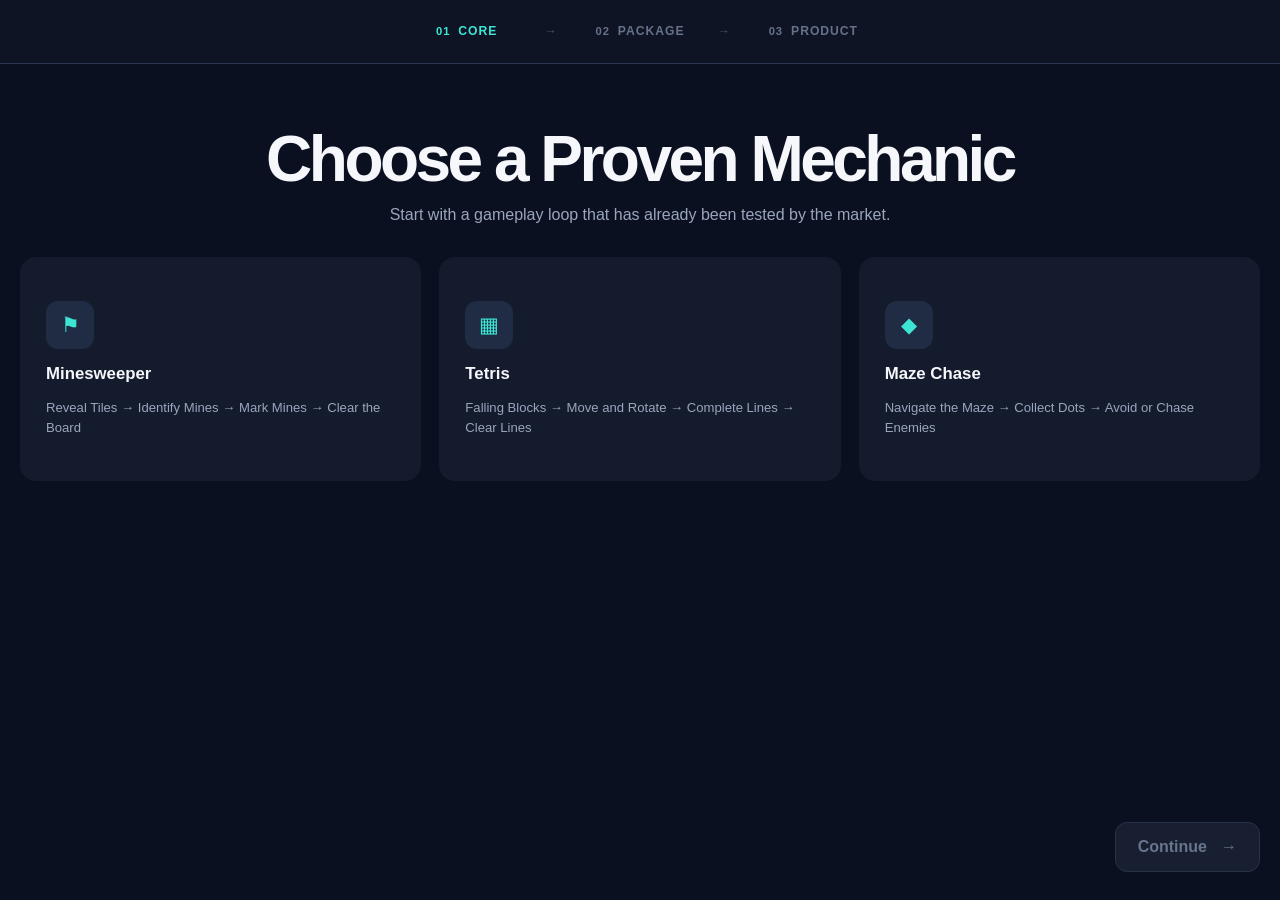
<file: index.html>
<!doctype html>
<html lang="en">
  <head>
    <meta charset="UTF-8" />
    <meta name="viewport" content="width=device-width, initial-scale=1.0" />
    <meta name="description" content="A three-step classroom prototype about formulaic game-event production." />
    <title>Shanzhai Game Factory</title>
    <link rel="icon" type="image/svg+xml" href="data:image/svg+xml,%3Csvg xmlns='http://www.w3.org/2000/svg' viewBox='0 0 64 64'%3E%3Crect width='64' height='64' rx='14' fill='%230b1020'/%3E%3Cpath d='M13 22h22l-8 9h24L30 52l7-14H13z' fill='%233de5d4'/%3E%3C/svg%3E" />
    <link rel="stylesheet" href="style.css?v=20" />
    <link rel="stylesheet" href="scene-ui.css?v=1" />
  </head>
  <body>
    <header class="progress-header" aria-label="Production progress">
      <ol class="progress-track">
        <li data-progress="1"><b>01</b><span>CORE</span></li>
        <li data-progress="2"><b>02</b><span>PACKAGE</span></li>
        <li data-progress="3"><b>03</b><span>PRODUCT</span></li>
      </ol>
    </header>

    <main class="app-shell">
      <section class="wizard-step" id="step-template" data-step="1" aria-labelledby="template-title">
        <header class="step-copy">
          <h1 id="template-title">Choose a Proven Mechanic</h1>
          <p>Start with a gameplay loop that has already been tested by the market.</p>
        </header>

        <div class="choice-grid template-grid" aria-label="Core game mechanic templates">
          <button class="choice-card" type="button" data-mechanic="minesweeper" aria-pressed="false">
            <span class="choice-icon" aria-hidden="true">⚑</span><strong>Minesweeper</strong><small>Reveal Tiles → Identify Mines → Mark Mines → Clear the Board</small><i aria-hidden="true">✓</i>
          </button>
          <button class="choice-card" type="button" data-mechanic="tetris" aria-pressed="false">
            <span class="choice-icon" aria-hidden="true">▦</span><strong>Tetris</strong><small>Falling Blocks → Move and Rotate → Complete Lines → Clear Lines</small><i aria-hidden="true">✓</i>
          </button>
          <button class="choice-card" type="button" data-mechanic="pacman" aria-pressed="false">
            <span class="choice-icon" aria-hidden="true">◆</span><strong>Maze Chase</strong><small>Navigate the Maze → Collect Dots → Avoid or Chase Enemies</small><i aria-hidden="true">✓</i>
          </button>
        </div>

        <p class="template-feedback" id="template-feedback" aria-live="polite" hidden>Core mechanic extracted.<br />No original gameplay required.</p>

        <footer class="wizard-actions single-action">
          <button class="button button-primary" id="continue-button" type="button" disabled>Continue <span aria-hidden="true">→</span></button>
        </footer>
      </section>

      <section class="wizard-step" id="step-assets" data-step="2" aria-labelledby="assets-title" hidden>
        <header class="step-copy">
          <p class="selected-template">Selected Template: <strong id="selected-template-name">—</strong></p>
          <h1 id="assets-title">Apply the Packaging</h1>
          <p>Make the same mechanic look like a different product.</p>
        </header>

        <div class="choice-grid asset-grid" id="asset-grid" aria-label="Packaging modules"></div>

        <p class="formula-preview" id="formula-preview" aria-live="polite">Choose any packaging modules, or play the original core.</p>
        <div class="production-process" id="production-process" aria-live="polite" hidden>
          <span id="production-status">Extracting proven mechanic…</span>
          <div class="production-bar" aria-hidden="true"><i id="production-bar"></i></div>
        </div>

        <footer class="wizard-actions">
          <button class="button button-secondary" id="back-button" type="button"><span aria-hidden="true">←</span> Back</button>
          <button class="button button-primary" id="build-button" type="button" disabled>Build &amp; Run <span aria-hidden="true">→</span></button>
        </footer>
      </section>

      <section class="run-step" id="step-run" data-step="3" aria-labelledby="event-title" hidden>
        <header class="run-toolbar">
          <div class="system-stamp">
            <span>PREFAB EVENT GENERATED</span><strong id="formula-number">FORMULA NO. SZ-042</strong>
            <small><b>Core Mechanic:</b> <span id="core-mechanic-summary">—</span></small>
            <small><b>Packaging:</b> <span id="added-elements-summary">—</span></small>
          </div>
          <div class="run-actions">
            <button class="button button-secondary" id="back-to-builder" type="button"><span aria-hidden="true">←</span> Back to Builder</button>
            <button class="button button-primary" id="reveal-mechanic" type="button">Convert to Event Version</button>
            <span class="skin-action"><button class="button button-secondary" id="another-skin" type="button">Edit Packaging</button><small>Same mechanic. Your choices.</small></span>
            <button class="button button-secondary" id="restart-game" type="button">Restart Game <span aria-hidden="true">↻</span></button>
          </div>
        </header>

        <div class="scene-viewport" tabindex="0" aria-label="Game scene">
        <article class="game-frame event-stage" id="game-frame" data-mechanic="minesweeper" data-layout="fixed" data-mode="core">
          <img class="event-shell-background" id="event-shell-background" alt="" aria-hidden="true" hidden />
          <img class="scene-layer scene-wood" id="scene-wood" alt="" aria-hidden="true" hidden />
          <img class="scene-layer scene-character" id="scene-character" alt="Festival host" hidden />
          <img class="scene-layer scene-rewards" id="scene-rewards" alt="Festival rewards" hidden />
          <section class="scene-story" id="scene-story" aria-label="Event Story" hidden><p id="scene-story-copy"></p></section>
          <header class="event-header">
            <div class="event-mark" id="event-mark" aria-hidden="true">✦</div>
            <h1 id="event-title">Neon Bloom Protocol</h1>
            <p class="event-dialogue" id="event-dialogue"></p>
          </header>

          <div class="game-body">
            <section class="core-game" aria-label="Playable core mechanic"><div class="core-stage" id="game-stage"></div></section>
          </div>
          <div class="mode-conversion" id="mode-conversion" hidden aria-live="polite">
            <strong id="mode-conversion-status">Preserving core mechanic…</strong>
            <div class="mode-conversion-bar" aria-hidden="true"><i id="mode-conversion-bar"></i></div>
          </div>
        </article>
        </div>
        <p class="scene-scroll-hint">Swipe or scroll horizontally to explore the full scene.</p>
        <p class="production-data"><span>Core Mechanic Reused: <b>100%</b></span><span>Visual Packaging Replaced: <b>92%</b></span><span>Original Gameplay Added: <b>3%</b></span><span>Market Readiness: <b>98%</b></span><small>Fictional production data for artistic commentary.</small></p>
      </section>
    </main>

    <output class="toast" id="toast" aria-live="polite"></output>
    <noscript><p class="noscript">This prototype requires JavaScript.</p></noscript>
    <script src="assets/event-ui/event-ui-assets.js?v=6"></script>
    <script src="scene-ui.js?v=1"></script>
    <script src="script.js?v=19"></script>
  </body>
</html>
</file>
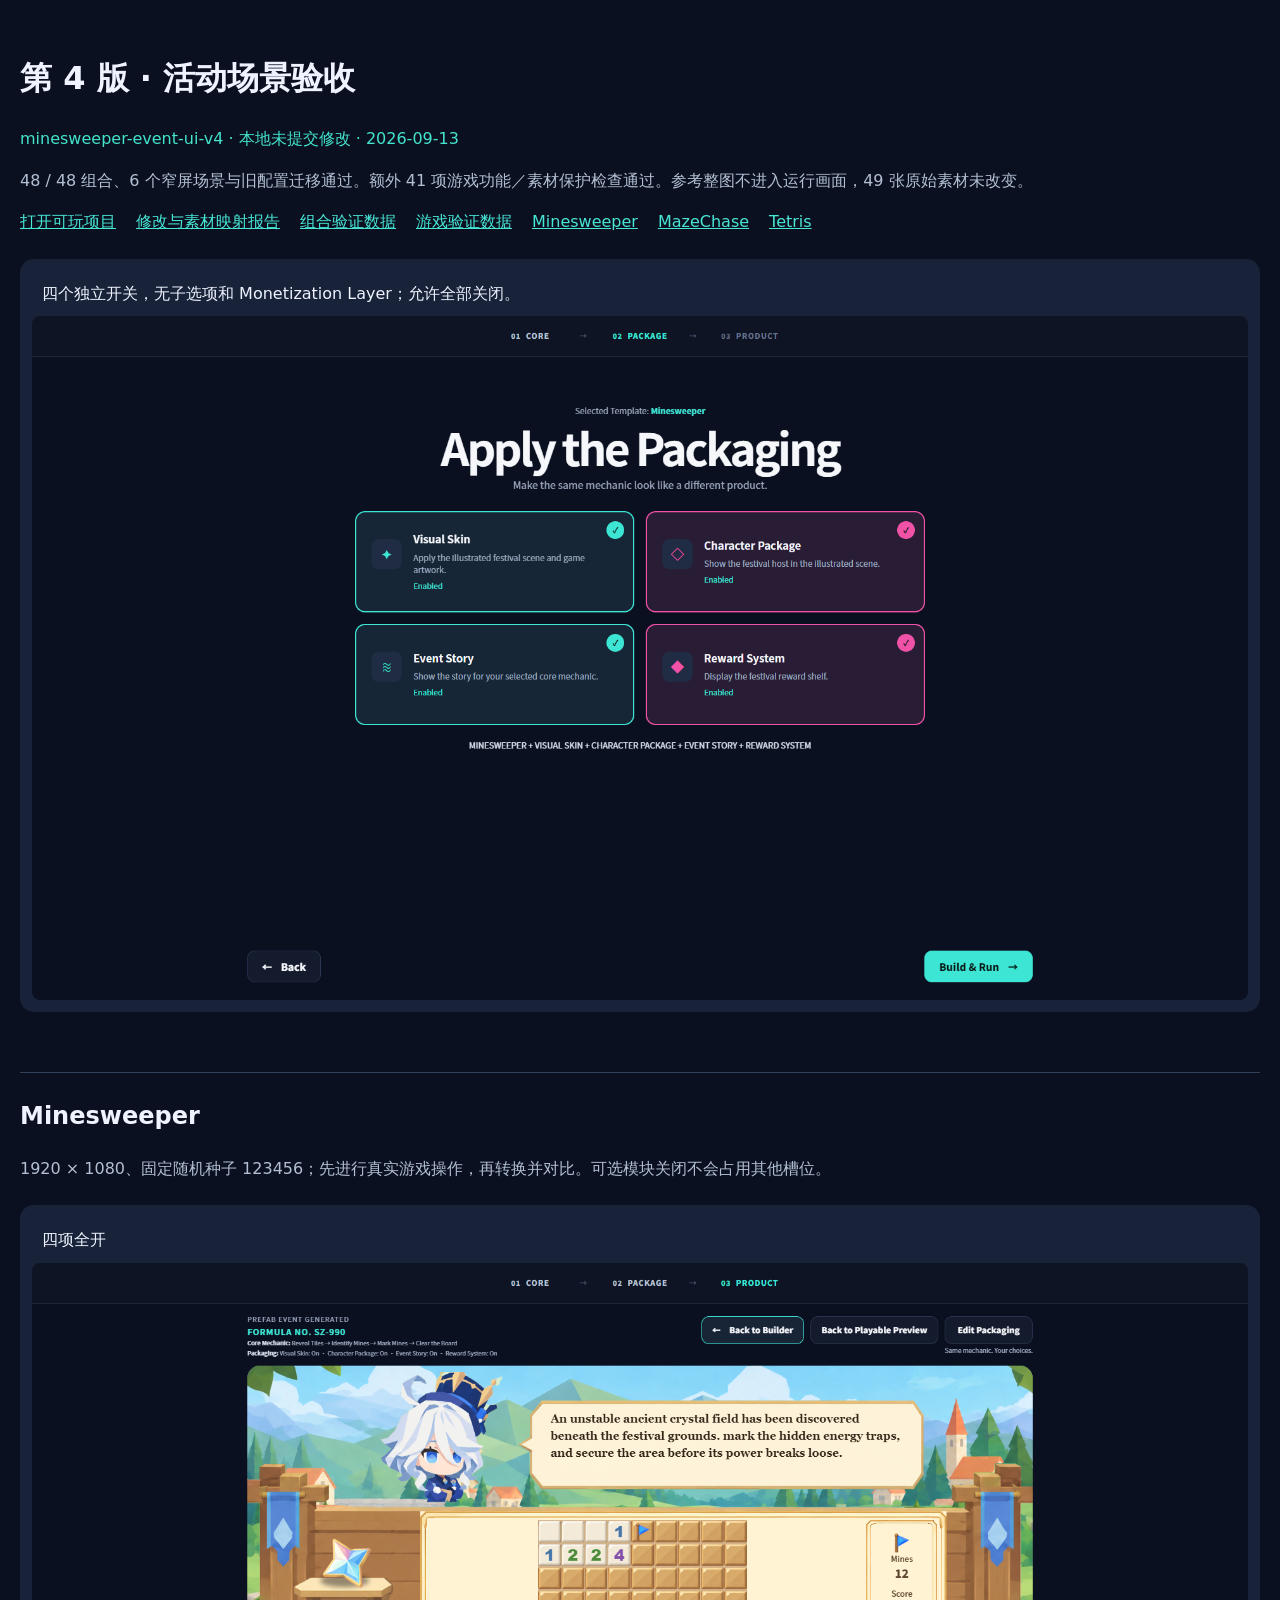
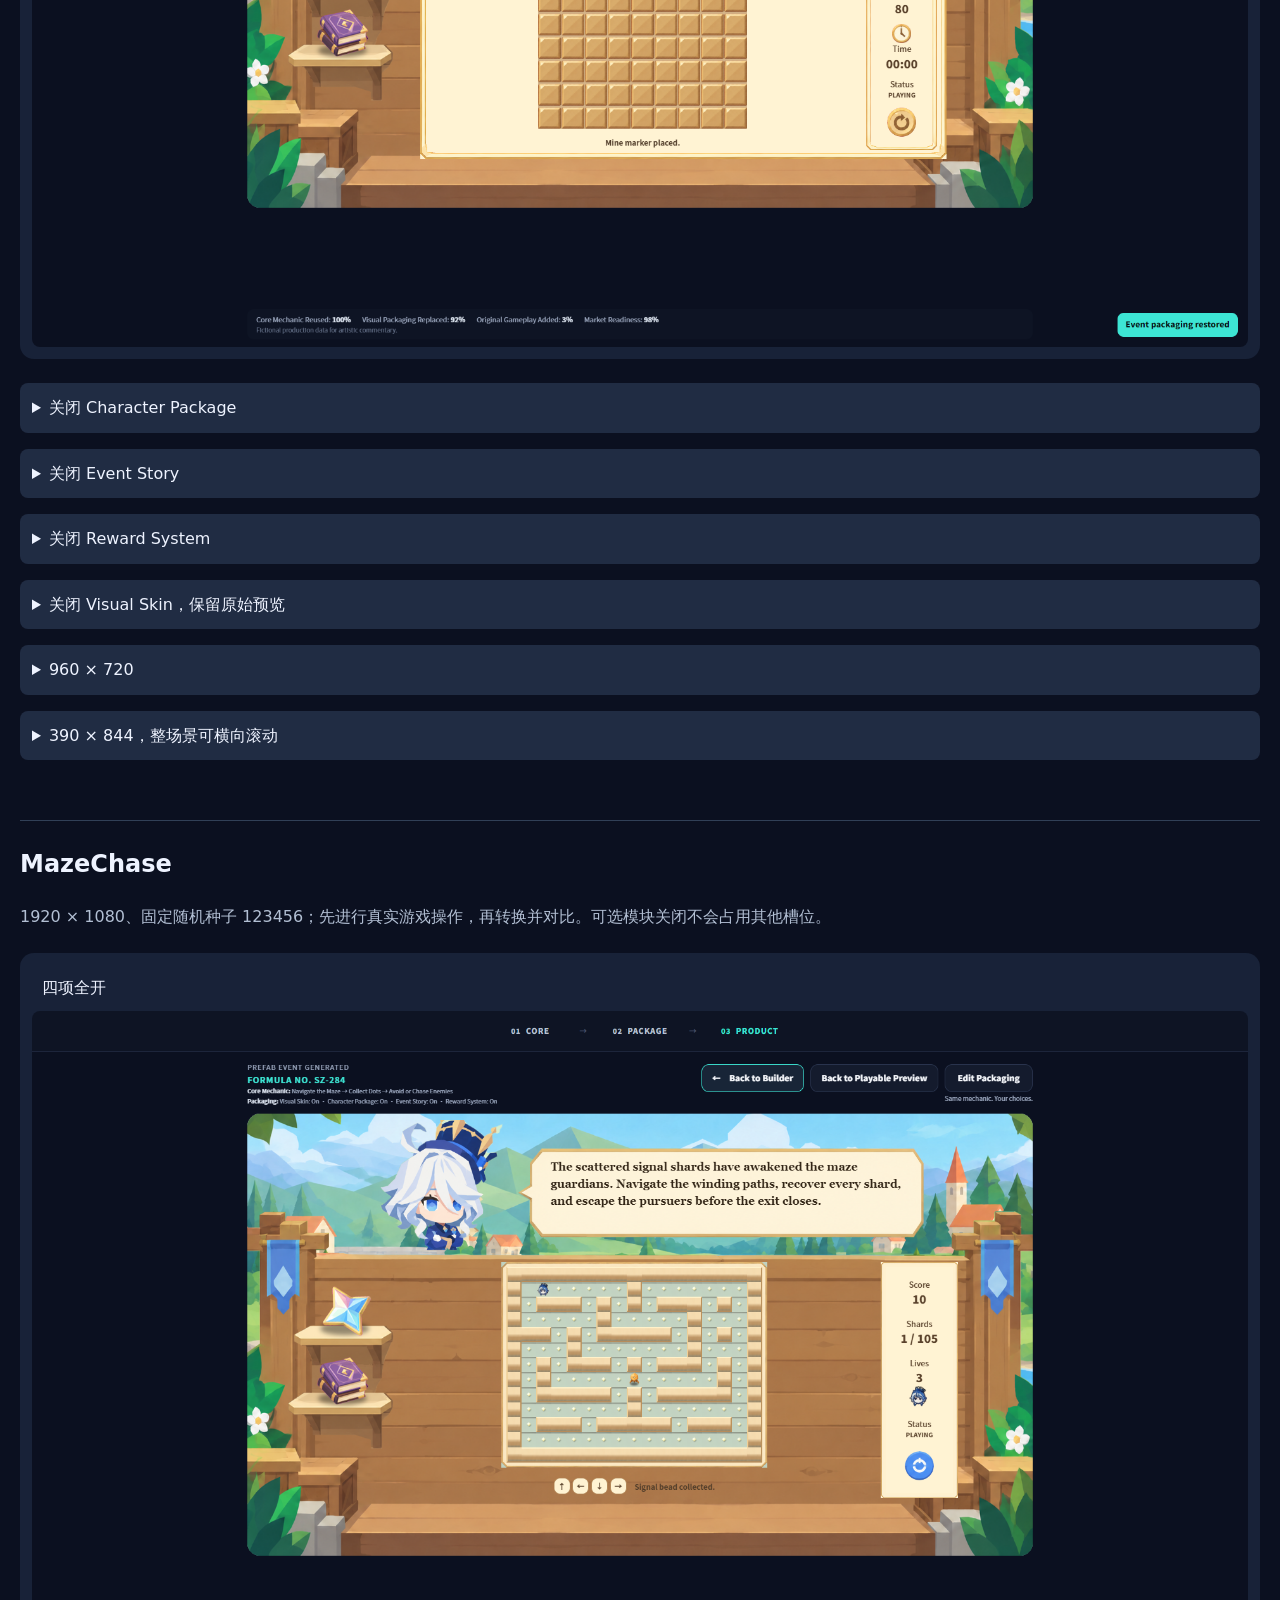
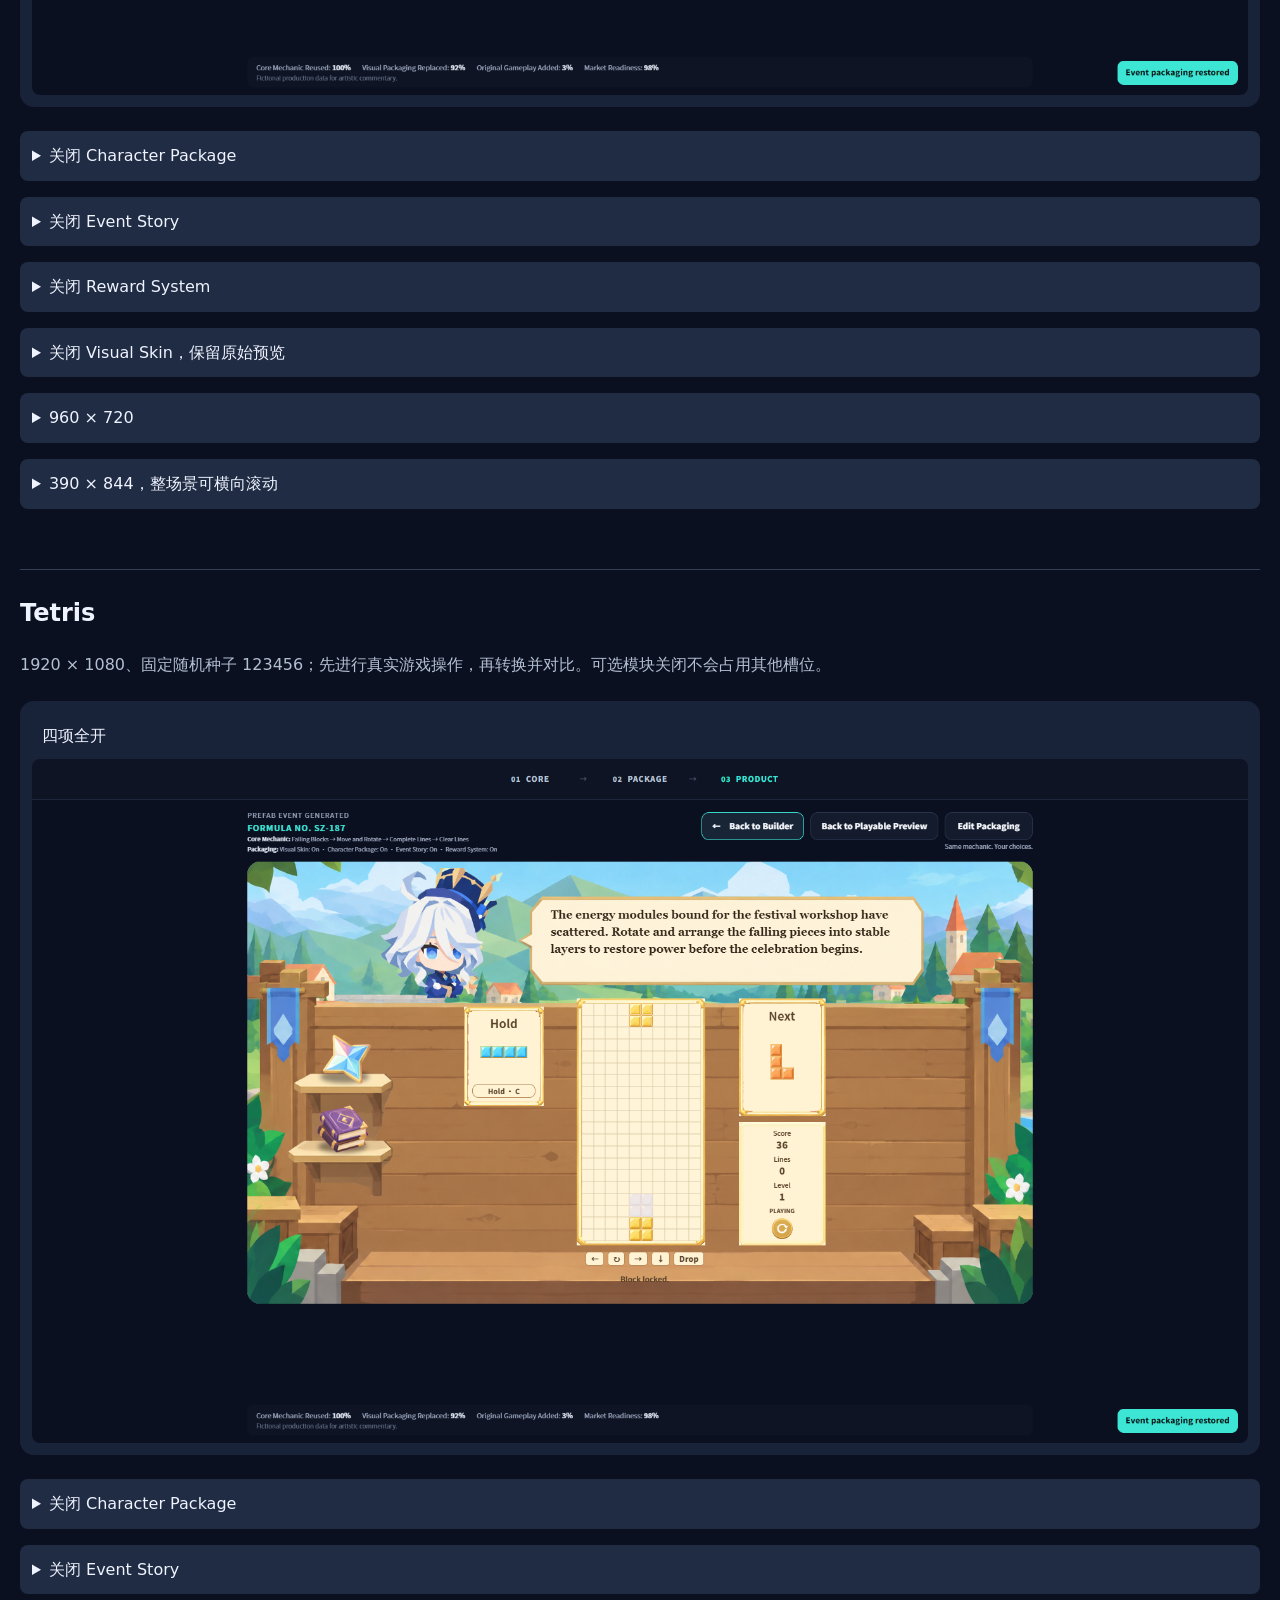
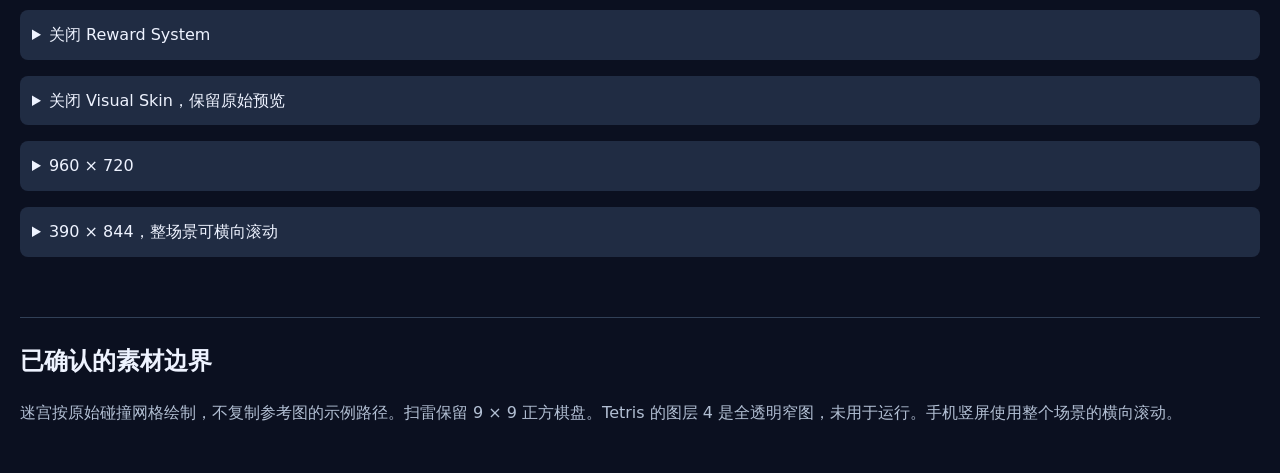
<file: exports/v4-scene-update/gallery.html>
<!doctype html><html lang="zh-CN"><meta charset="utf-8"><meta name="viewport" content="width=device-width, initial-scale=1"><title>第 4 版 · 活动场景验收</title><style>
body{margin:0;background:#0b1020;color:#eef3ff;font:16px/1.6 system-ui,"Microsoft YaHei",sans-serif}main{max-width:1240px;margin:auto;padding:32px 20px}h1{font-size:32px}h2{margin-top:60px;border-top:1px solid #314057;padding-top:24px}a{color:#47e6d5}nav{display:flex;gap:20px;flex-wrap:wrap}figure{margin:24px 0;background:#182238;padding:12px;border-radius:14px}figcaption{padding:10px}img{display:block;width:100%;height:auto;border-radius:8px}small,p{color:#b2bfd3}.narrow img{width:auto;max-width:100%;max-height:860px;margin:auto}details{margin:16px 0}summary{cursor:pointer;padding:12px;background:#202c43;border-radius:8px}.tag{color:#43e3cc}</style><main>
<h1>第 4 版 · 活动场景验收</h1><p class="tag">minesweeper-event-ui-v4 · 本地未提交修改 · 2026-09-13</p>
<p>48 / 48 组合、6 个窄屏场景与旧配置迁移通过。额外 41 项游戏功能／素材保护检查通过。参考整图不进入运行画面，49 张原始素材未改变。</p>
<nav><a href="../../index.html">打开可玩项目</a><a href="REPORT.md">修改与素材映射报告</a><a href="verification.json">组合验证数据</a><a href="gameplay-verification.json">游戏验证数据</a><a href="#minesweeper">Minesweeper</a><a href="#pacman">MazeChase</a><a href="#tetris">Tetris</a></nav>
<figure><figcaption>四个独立开关，无子选项和 Monetization Layer；允许全部关闭。</figcaption><a href="screenshots/packaging-four-switches.png"><img src="screenshots/packaging-four-switches.png" loading="lazy" alt="Packaging 四开关"></a></figure>
<section id="minesweeper"><h2>Minesweeper</h2><p>1920 × 1080、固定随机种子 123456；先进行真实游戏操作，再转换并对比。可选模块关闭不会占用其他槽位。</p><figure class=""><figcaption>四项全开</figcaption><a href="screenshots/minesweeper-all-on.png"><img loading="lazy" src="screenshots/minesweeper-all-on.png" alt="Minesweeper 四项全开"></a></figure><details><summary>关闭 Character Package</summary><figure class=""><figcaption>关闭 Character Package</figcaption><a href="screenshots/minesweeper-no-character.png"><img loading="lazy" src="screenshots/minesweeper-no-character.png" alt="Minesweeper 关闭 Character Package"></a></figure></details><details><summary>关闭 Event Story</summary><figure class=""><figcaption>关闭 Event Story</figcaption><a href="screenshots/minesweeper-no-story.png"><img loading="lazy" src="screenshots/minesweeper-no-story.png" alt="Minesweeper 关闭 Event Story"></a></figure></details><details><summary>关闭 Reward System</summary><figure class=""><figcaption>关闭 Reward System</figcaption><a href="screenshots/minesweeper-no-rewards.png"><img loading="lazy" src="screenshots/minesweeper-no-rewards.png" alt="Minesweeper 关闭 Reward System"></a></figure></details><details><summary>关闭 Visual Skin，保留原始预览</summary><figure class=""><figcaption>关闭 Visual Skin，保留原始预览</figcaption><a href="screenshots/minesweeper-visual-off.png"><img loading="lazy" src="screenshots/minesweeper-visual-off.png" alt="Minesweeper 关闭 Visual Skin，保留原始预览"></a></figure></details><details><summary>960 × 720</summary><figure class=""><figcaption>960 × 720</figcaption><a href="screenshots/minesweeper-960px.png"><img loading="lazy" src="screenshots/minesweeper-960px.png" alt="Minesweeper 960 × 720"></a></figure></details><details><summary>390 × 844，整场景可横向滚动</summary><figure class="narrow"><figcaption>390 × 844，整场景可横向滚动</figcaption><a href="screenshots/minesweeper-390px.png"><img loading="lazy" src="screenshots/minesweeper-390px.png" alt="Minesweeper 390 × 844，整场景可横向滚动"></a></figure></details></section><section id="pacman"><h2>MazeChase</h2><p>1920 × 1080、固定随机种子 123456；先进行真实游戏操作，再转换并对比。可选模块关闭不会占用其他槽位。</p><figure class=""><figcaption>四项全开</figcaption><a href="screenshots/pacman-all-on.png"><img loading="lazy" src="screenshots/pacman-all-on.png" alt="MazeChase 四项全开"></a></figure><details><summary>关闭 Character Package</summary><figure class=""><figcaption>关闭 Character Package</figcaption><a href="screenshots/pacman-no-character.png"><img loading="lazy" src="screenshots/pacman-no-character.png" alt="MazeChase 关闭 Character Package"></a></figure></details><details><summary>关闭 Event Story</summary><figure class=""><figcaption>关闭 Event Story</figcaption><a href="screenshots/pacman-no-story.png"><img loading="lazy" src="screenshots/pacman-no-story.png" alt="MazeChase 关闭 Event Story"></a></figure></details><details><summary>关闭 Reward System</summary><figure class=""><figcaption>关闭 Reward System</figcaption><a href="screenshots/pacman-no-rewards.png"><img loading="lazy" src="screenshots/pacman-no-rewards.png" alt="MazeChase 关闭 Reward System"></a></figure></details><details><summary>关闭 Visual Skin，保留原始预览</summary><figure class=""><figcaption>关闭 Visual Skin，保留原始预览</figcaption><a href="screenshots/pacman-visual-off.png"><img loading="lazy" src="screenshots/pacman-visual-off.png" alt="MazeChase 关闭 Visual Skin，保留原始预览"></a></figure></details><details><summary>960 × 720</summary><figure class=""><figcaption>960 × 720</figcaption><a href="screenshots/pacman-960px.png"><img loading="lazy" src="screenshots/pacman-960px.png" alt="MazeChase 960 × 720"></a></figure></details><details><summary>390 × 844，整场景可横向滚动</summary><figure class="narrow"><figcaption>390 × 844，整场景可横向滚动</figcaption><a href="screenshots/pacman-390px.png"><img loading="lazy" src="screenshots/pacman-390px.png" alt="MazeChase 390 × 844，整场景可横向滚动"></a></figure></details></section><section id="tetris"><h2>Tetris</h2><p>1920 × 1080、固定随机种子 123456；先进行真实游戏操作，再转换并对比。可选模块关闭不会占用其他槽位。</p><figure class=""><figcaption>四项全开</figcaption><a href="screenshots/tetris-all-on.png"><img loading="lazy" src="screenshots/tetris-all-on.png" alt="Tetris 四项全开"></a></figure><details><summary>关闭 Character Package</summary><figure class=""><figcaption>关闭 Character Package</figcaption><a href="screenshots/tetris-no-character.png"><img loading="lazy" src="screenshots/tetris-no-character.png" alt="Tetris 关闭 Character Package"></a></figure></details><details><summary>关闭 Event Story</summary><figure class=""><figcaption>关闭 Event Story</figcaption><a href="screenshots/tetris-no-story.png"><img loading="lazy" src="screenshots/tetris-no-story.png" alt="Tetris 关闭 Event Story"></a></figure></details><details><summary>关闭 Reward System</summary><figure class=""><figcaption>关闭 Reward System</figcaption><a href="screenshots/tetris-no-rewards.png"><img loading="lazy" src="screenshots/tetris-no-rewards.png" alt="Tetris 关闭 Reward System"></a></figure></details><details><summary>关闭 Visual Skin，保留原始预览</summary><figure class=""><figcaption>关闭 Visual Skin，保留原始预览</figcaption><a href="screenshots/tetris-visual-off.png"><img loading="lazy" src="screenshots/tetris-visual-off.png" alt="Tetris 关闭 Visual Skin，保留原始预览"></a></figure></details><details><summary>960 × 720</summary><figure class=""><figcaption>960 × 720</figcaption><a href="screenshots/tetris-960px.png"><img loading="lazy" src="screenshots/tetris-960px.png" alt="Tetris 960 × 720"></a></figure></details><details><summary>390 × 844，整场景可横向滚动</summary><figure class="narrow"><figcaption>390 × 844，整场景可横向滚动</figcaption><a href="screenshots/tetris-390px.png"><img loading="lazy" src="screenshots/tetris-390px.png" alt="Tetris 390 × 844，整场景可横向滚动"></a></figure></details></section>
<h2>已确认的素材边界</h2><p>迷宫按原始碰撞网格绘制，不复制参考图的示例路径。扫雷保留 9 × 9 正方棋盘。Tetris 的图层 4 是全透明窄图，未用于运行。手机竖屏使用整个场景的横向滚动。</p>
</main></html>
</file>
<file: style.css>
:root {
  color-scheme: dark;
  --bg: #0b1020;
  --surface: #141b2d;
  --surface-2: #1a2338;
  --line: #2b3650;
  --text: #f5f7fb;
  --muted: #9aa6bd;
  --cyan: #3de5d4;
  --pink: #f052a7;
  --yellow: #f3ca5b;
  --accent: var(--cyan);
  --radius: 16px;
  font-family: Inter, "Noto Sans SC", "Microsoft YaHei", Arial, sans-serif;
}

* { box-sizing: border-box; }
html { min-width: 0; }
body { min-width: 0; min-height: 100vh; margin: 0; color: var(--text); background: var(--bg); line-height: 1.5; overflow-x: hidden; }
body.is-running { height: 100vh; overflow: hidden; }
button { color: inherit; font: inherit; }
button:not(:disabled) { cursor: pointer; }
button:focus-visible { outline: 3px solid var(--yellow); outline-offset: 3px; }
[hidden] { display: none !important; }
h1, h2, h3, p { margin: 0; }

.progress-header { height: 64px; display: grid; place-items: center; border-bottom: 1px solid var(--line); background: #0e1424; }
.progress-track { width: min(520px, calc(100% - 32px)); margin: 0; padding: 0; display: grid; grid-template-columns: repeat(3, 1fr); list-style: none; }
.progress-track li { position: relative; display: flex; align-items: center; justify-content: center; gap: 8px; color: #66728a; font-size: .76rem; font-weight: 800; letter-spacing: .08em; }
.progress-track li:not(:last-child)::after { content: "→"; position: absolute; right: -4px; color: #475269; }
.progress-track b { font-size: .7rem; }
.progress-track li.is-current { color: var(--cyan); }
.progress-track li.is-complete { color: #b8c1d2; }

.app-shell { width: min(1240px, calc(100% - 40px)); min-height: calc(100vh - 64px); margin: 0 auto; }
.wizard-step { min-height: calc(100vh - 64px); padding: clamp(42px, 7vh, 82px) 0 28px; display: flex; flex-direction: column; animation: step-in 180ms ease both; }
.step-copy { margin-bottom: 30px; text-align: center; }
.step-copy h1 { font-size: clamp(2.35rem, 5vw, 4.4rem); line-height: 1; letter-spacing: -.055em; }
.step-copy > p:last-child { margin-top: 12px; color: var(--muted); font-size: 1rem; }
.selected-template { margin-bottom: 12px; color: var(--muted); font-size: .82rem; }
.selected-template strong { color: var(--cyan); }

.choice-grid { display: grid; gap: 18px; }
.template-grid { grid-template-columns: repeat(3, minmax(0, 1fr)); }
.asset-grid { width: min(980px, 100%); margin: 0 auto; grid-template-columns: repeat(3, minmax(0, 1fr)); }
.choice-card { min-width: 0; min-height: 224px; padding: 24px; position: relative; display: grid; align-content: center; justify-items: start; gap: 12px; color: var(--text); background: var(--surface); border: 2px solid transparent; border-radius: var(--radius); text-align: left; transition: transform 140ms ease, border-color 140ms ease, background 140ms ease; }
.choice-card:hover { transform: translateY(-3px); border-color: #40506f; background: #182135; }
.choice-card:active { transform: translateY(0) scale(.99); }
.choice-card[aria-pressed="true"] { border-color: var(--cyan); background: #162636; }
.choice-card > strong { font-size: 1.05rem; }
.choice-card > small { color: var(--muted); font-size: .82rem; line-height: 1.5; }
.choice-card > i { width: 28px; aspect-ratio: 1; position: absolute; top: 14px; right: 14px; display: grid; place-items: center; color: #071312; background: var(--cyan); border-radius: 50%; font-size: .8rem; font-style: normal; font-weight: 900; opacity: 0; transform: scale(.7); transition: opacity 140ms ease, transform 140ms ease; }
.choice-card[aria-pressed="true"] > i { opacity: 1; transform: scale(1); }
.choice-icon { width: 48px; aspect-ratio: 1; display: grid; place-items: center; color: var(--cyan); background: #202c43; border-radius: 12px; font-size: 1.3rem; }
.asset-card { min-height: 190px; grid-template-columns: 52px minmax(0, 1fr); align-items: center; align-content: center; gap: 6px 14px; }
.asset-card .choice-icon { grid-row: 1 / 3; }
.asset-card > strong, .asset-card > small { grid-column: 2; }
.asset-group:hover { transform: none; border-color: transparent; background: var(--surface); }
.asset-group[data-selected="true"] { border-color: var(--cyan); background: #162636; }
.asset-group[data-selected="true"] > i { opacity: 1; transform: scale(1); }
.asset-card:nth-child(even)[data-selected="true"] { border-color: var(--pink); background: #291d35; }
.asset-card:nth-child(even)[data-selected="true"] > i { color: white; background: var(--pink); }
.asset-card:nth-child(even) .choice-icon { color: var(--pink); }
.asset-options { grid-column: 1 / -1; width: 100%; margin-top: 9px; display: grid; grid-template-columns: repeat(3, minmax(0, 1fr)); gap: 7px; }
.asset-option { min-width: 0; min-height: 38px; padding: 6px 8px; color: var(--muted); background: #101728; border: 1px solid var(--line); border-radius: 9px; font-size: .72rem; font-weight: 800; transition: color 120ms ease, background 120ms ease, border-color 120ms ease, transform 120ms ease; }
.asset-option:hover { color: var(--text); border-color: #53627d; background: #1b263b; }
.asset-option:active { transform: translateY(1px); }
.asset-option[aria-pressed="true"] { color: #071413; border-color: var(--cyan); background: var(--cyan); }
.asset-card:nth-child(even) .asset-option[aria-pressed="true"] { color: white; border-color: var(--pink); background: var(--pink); }

.formula-preview { width: min(980px, 100%); margin: 22px auto 0; color: var(--muted); font-size: .82rem; text-align: center; overflow-wrap: anywhere; }
.formula-preview.is-ready { color: #d9e0ec; }
.template-feedback { margin: 22px auto 0; color: var(--cyan); font-size: .82rem; text-align: center; }
.production-process { width: min(520px, 100%); margin: 14px auto 0; display: grid; gap: 8px; color: var(--cyan); font-size: .78rem; text-align: center; }
.production-bar { height: 5px; overflow: hidden; background: #1a2338; border-radius: 99px; }
.production-bar i { width: 0; height: 100%; display: block; background: var(--cyan); transition: width 160ms linear; }

.wizard-actions { margin-top: auto; padding-top: 28px; display: flex; align-items: center; justify-content: space-between; gap: 16px; }
.single-action { justify-content: flex-end; }
.button { min-height: 50px; padding: 0 22px; display: inline-flex; align-items: center; justify-content: center; gap: 14px; border: 1px solid var(--line); border-radius: 12px; font-weight: 800; transition: transform 130ms ease, background 130ms ease, border-color 130ms ease; }
.button:active:not(:disabled) { transform: translateY(1px); }
.button-primary { color: #061412; background: var(--cyan); border-color: var(--cyan); }
.button-primary:hover:not(:disabled) { background: #75eee2; }
.button-primary:disabled { color: #69758d; background: #171f31; border-color: #283249; cursor: not-allowed; }
.button-secondary { color: var(--text); background: var(--surface); }
.button-secondary:hover:not(:disabled) { border-color: var(--cyan); background: #182537; }
.button-secondary:disabled { color: #66728a; background: #11182a; cursor: not-allowed; }

.run-step { height: calc(100vh - 64px); min-height: 0; padding: 12px 0; display: grid; grid-template-rows: auto minmax(0, 1fr) auto; gap: 8px; overflow: hidden; animation: step-in 180ms ease both; }
.run-toolbar { height: 78px; min-height: 78px; display: flex; align-items: center; justify-content: space-between; gap: 18px; overflow: hidden; }
.system-stamp { min-width: 0; max-width: 510px; display: grid; gap: 2px; color: var(--muted); font-size: .68rem; letter-spacing: .09em; }
.system-stamp strong { color: var(--cyan); font-size: .82rem; }
.system-stamp small { max-width: 100%; overflow: hidden; letter-spacing: 0; text-overflow: ellipsis; white-space: nowrap; }
.system-stamp small b { color: #d7deea; }
.run-actions { display: flex; align-items: flex-start; flex-wrap: nowrap; justify-content: flex-end; gap: 10px; }
.run-actions .button { min-height: 44px; padding-inline: 16px; flex: 0 0 auto; font-size: .82rem; }
#reveal-mechanic { width: 202px; }
#restart-game { width: 150px; }
.skin-action { display: grid; gap: 3px; text-align: center; }
.skin-action small { color: var(--muted); font-size: .62rem; }

.game-frame {
  --game-accent: var(--cyan);
  width: min(100%, calc((100vh - 228px) * 1.75));
  max-height: calc(100vh - 228px);
  min-height: 0;
  aspect-ratio: 1792 / 1024;
  position: relative;
  isolation: isolate;
  justify-self: center;
  display: grid;
  grid-template-rows: 104px minmax(0, 1fr);
  overflow: hidden;
  background: var(--surface);
  border-radius: 20px;
}
.event-shell-background { position: absolute; inset: 0; z-index: 0; width: 100%; height: 100%; object-fit: cover; opacity: 0; pointer-events: none; transition: opacity 140ms ease; }
.game-frame[data-mechanic="tetris"] { --game-accent: #b690ff; }
.game-frame[data-mechanic="pacman"] { --game-accent: #62dfa6; }
.event-header { min-height: 0; padding: 14px 22px; position: relative; z-index: 3; display: grid; grid-template-columns: 58px minmax(0, 1fr); grid-template-rows: minmax(0, auto) minmax(0, auto); align-content: center; align-items: center; gap: 4px 18px; overflow: hidden; background: #1a2438; }
.event-mark { width: 56px; aspect-ratio: 1; display: grid; place-items: center; color: #071413; background: var(--game-accent); border-radius: 16px; font-size: 1.35rem; }
.event-header h1 { min-width: 0; overflow: hidden; font-size: clamp(1.3rem, 2.7vw, 2.5rem); line-height: 1; letter-spacing: -.045em; text-overflow: ellipsis; text-transform: uppercase; white-space: nowrap; }
.event-dialogue { min-width: 0; height: 2.6em; overflow: hidden; color: var(--muted); font-size: clamp(.68rem, 1vw, .82rem); line-height: 1.3; visibility: hidden; opacity: 0; display: -webkit-box; -webkit-box-orient: vertical; -webkit-line-clamp: 2; }
.event-mark { grid-row: 1 / 3; }
.character-module { min-width: 190px; padding: 9px 12px; display: grid; grid-template-columns: 48px minmax(0, 1fr); align-items: center; gap: 10px; background: #232036; border-radius: 14px; }
.abstract-portrait { width: 46px; aspect-ratio: 1; position: relative; overflow: hidden; background: var(--pink); border-radius: 50%; }
.abstract-portrait i { width: 21px; aspect-ratio: 1; position: absolute; left: 13px; top: 6px; background: #ffd7c9; border-radius: 50%; }
.abstract-portrait b { width: 33px; height: 22px; position: absolute; left: 7px; bottom: -3px; background: #563c88; border-radius: 50% 50% 0 0; }
.character-module strong { overflow: hidden; text-overflow: ellipsis; white-space: nowrap; }
.story-module { padding: 13px 22px; display: flex; align-items: baseline; gap: 12px; background: #251c32; border-top: 1px solid #392746; }
.story-module strong { color: var(--pink); white-space: nowrap; }
.story-module p { color: #d6cfdf; font-size: .88rem; }

.game-body { min-height: 0; padding: 12px; position: relative; z-index: 2; display: grid; grid-template-columns: minmax(0, 1fr) 250px; gap: 12px; overflow: hidden; }
.core-game { min-width: 0; min-height: 0; overflow: hidden; background: #101728; border-radius: var(--radius); }
.core-stage { height: 100%; min-height: 0; overflow: hidden; }
.packaging-panel { min-width: 0; min-height: 0; display: grid; align-content: start; gap: 8px; overflow: hidden; transition: opacity 140ms ease; }
.packaging-panel.is-concealed { visibility: hidden; opacity: 0; pointer-events: none; }
.package-module { min-width: 0; padding: 10px; background: var(--surface-2); border-radius: 14px; }
.extension-module { display: grid; grid-template-columns: 34px minmax(0, 1fr); align-items: center; gap: 1px 10px; }
.extension-module > span { width: 34px; aspect-ratio: 1; grid-row: 1 / 3; display: grid; place-items: center; color: #071413; background: var(--game-accent); border-radius: 9px; font-weight: 900; }
.extension-module small { color: var(--muted); font-size: .68rem; }
.extension-module strong { overflow-wrap: anywhere; }
.character-package { display: grid; grid-template-columns: 48px minmax(0, 1fr); align-items: center; gap: 0 11px; }
.character-package .abstract-portrait { grid-row: 1 / 4; }
.character-package small, .story-package small, .reward-module > small, .monetization-module small { color: var(--muted); font-size: .68rem; }
.character-package strong { overflow: hidden; text-overflow: ellipsis; white-space: nowrap; }
.character-package em { color: var(--game-accent); font-size: .7rem; font-style: normal; }
.abstract-portrait.animeHero { background: #f052a7; border-radius: 50% 50% 42% 42%; }
.abstract-portrait.animeHero b { background: #6750a4; }
.abstract-portrait.cuteMascot { background: #f3ca5b; border-radius: 15px; transform: rotate(4deg); }
.abstract-portrait.cuteMascot i { background: #f8efe1; border-radius: 45% 45% 50% 50%; }
.abstract-portrait.cuteMascot b { background: #e98654; }
.abstract-portrait.tacticalOperator { background: #6f8150; border-radius: 8px; }
.abstract-portrait.tacticalOperator i { background: #d3a67f; border-radius: 50% 50% 35% 35%; }
.abstract-portrait.tacticalOperator b { background: #263b34; border-radius: 4px 4px 0 0; }
.story-package { display: grid; gap: 5px; }
.story-package strong { color: var(--pink); }
.story-package p { color: #cbd3e0; font-size: .76rem; line-height: 1.45; }
.currency-module { display: flex; align-items: center; gap: 14px; }
.module-icon { width: 38px; aspect-ratio: 1; display: grid; place-items: center; color: #071413; background: var(--game-accent); border-radius: 11px; }
.currency-module > div { min-width: 0; display: grid; }
.currency-module strong { color: var(--game-accent); font-size: 1.35rem; }
.currency-module span:last-child, .monetization-module > span { color: var(--muted); font-size: .66rem; }
.currency-module small, .gacha-module small { color: var(--muted); font-size: .72rem; }
.mission-module p { margin-top: 6px; color: var(--muted); font-size: .82rem; }
.mission-module > small { display: block; margin-top: 7px; color: var(--game-accent); text-align: right; }
.progress-bar { height: 8px; margin-top: 12px; overflow: hidden; background: #0d1424; border-radius: 99px; }
.progress-bar i { width: 0; height: 100%; display: block; background: var(--game-accent); transition: width 160ms ease; }
.reward-row { margin-top: 12px; display: grid; grid-template-columns: repeat(3, 1fr); gap: 7px; }
.reward-item { padding: 10px 4px; display: grid; place-items: center; gap: 4px; color: var(--game-accent); background: #101728; border-radius: 10px; text-align: center; }
.reward-item small { color: var(--muted); font-size: .68rem; }
.gacha-module { display: grid; gap: 10px; }
.monetization-module { border-bottom: 3px solid var(--pink); }
.monetization-module strong { color: var(--pink); }
.countdown-module { display: grid; gap: 3px; }
.countdown-module strong { font-size: 1.6rem; letter-spacing: .08em; }
.draw-button, .core-button { min-height: 42px; padding: 0 14px; color: white; background: #3c2448; border: 1px solid var(--pink); border-radius: 10px; font-weight: 800; transition: background 130ms ease, transform 130ms ease; }
.draw-button:hover, .core-button:hover:not(:disabled) { background: #57305f; }
.draw-button:active, .core-button:active:not(:disabled) { transform: translateY(1px); }
.core-button:disabled { opacity: .38; cursor: not-allowed; }

/* Three v3 layout families. These rules are shared by prototype and art modes. */
.game-frame[data-layout="0"] .core-game { grid-column: 1; grid-row: 1; }
.game-frame[data-layout="0"] .packaging-panel { grid-column: 2; grid-row: 1; }
.game-frame[data-layout="1"] .game-body { grid-template-columns: 1fr; grid-template-rows: minmax(0, 1fr) auto; }
.game-frame[data-layout="1"] .core-game { grid-column: 1; grid-row: 1; }
.game-frame[data-layout="1"] .packaging-panel {
  grid-column: 1;
  grid-row: 2;
  grid-template-columns: repeat(auto-fit, minmax(135px, 1fr));
  align-content: stretch;
}
.game-frame[data-layout="2"] .game-body { grid-template-columns: 250px minmax(0, 1fr); }
.game-frame[data-layout="2"] .packaging-panel { grid-column: 1; grid-row: 1; }
.game-frame[data-layout="2"] .core-game { grid-column: 2; grid-row: 1; }
.game-frame:not(.has-packaging) .game-body { grid-template-columns: 1fr; }
.game-frame[data-layout="2"]:not(.has-packaging) .core-game { grid-column: 1; grid-row: 1; }

/* Playable classic mechanics */
.game-hud { min-height: 48px; padding: 0 16px; display: flex; align-items: center; justify-content: space-between; gap: 12px; color: #dce4ef; background: #182238; font-size: .78rem; font-weight: 800; }
.move-pad { display: grid; grid-template-columns: repeat(3, 42px); gap: 5px; }
.move-pad .core-button { min-height: 40px; padding: 0; }
.move-pad .up { grid-column: 2; }.move-pad .left { grid-column: 1; grid-row: 2; }.move-pad .down { grid-column: 2; grid-row: 2; }.move-pad .right { grid-column: 3; grid-row: 2; }
.game-status { color: var(--muted); font-size: .82rem; }

/* Minesweeper */
.minesweeper-game { min-height: 520px; padding: 16px; display: grid; grid-template-rows: auto 1fr auto; gap: 16px; background: #101a2d; }
.mine-board { width: min(500px, 100%); aspect-ratio: 1; padding: 10px; place-self: center; display: grid; grid-template-columns: repeat(var(--board-size), minmax(0, 1fr)); grid-template-rows: repeat(var(--board-size), minmax(0, 1fr)); gap: 4px; background: #0c1424; border-radius: 16px; }
.mine-cell { min-width: 0; padding: 0; color: #dce9f5; background: #26344d; border: 1px solid #34445f; border-radius: 7px; font-size: clamp(.65rem, 2vw, 1rem); font-weight: 900; transition: background 100ms ease, transform 100ms ease; }
.mine-cell:hover:not(:disabled) { background: #314361; transform: scale(.96); }
.mine-cell.is-revealed { background: #151f31; border-color: #253249; }
.mine-cell.is-flagged { color: var(--pink); background: #39243c; }
.mine-cell.is-mine { color: white; background: #a63b70; }
.mine-count-1 { color: #62dce0; }.mine-count-2 { color: #73dfa1; }.mine-count-3 { color: #ff718e; }.mine-count-4, .mine-count-5, .mine-count-6, .mine-count-7, .mine-count-8 { color: #c49aff; }
.minesweeper-game > .game-status { min-height: 24px; text-align: center; }

/* Tetris */
.tetris-game { min-height: 520px; padding: 16px; display: grid; grid-template-rows: auto 1fr auto; gap: 14px; background: #151429; }
.tetris-playfield { min-width: 0; display: grid; grid-template-columns: minmax(220px, 310px) 170px; align-items: center; justify-content: center; gap: 18px; }
.tetris-board { width: min(310px, 100%); aspect-ratio: 1 / 2; padding: 6px; display: grid; grid-template-columns: repeat(10, 1fr); grid-template-rows: repeat(20, 1fr); gap: 2px; background: #0b1020; border-radius: 12px; }
.tetris-cell { min-width: 0; min-height: 0; background: #182137; border-radius: 2px; }
.tetris-cell[class*="block-"] { border: 1px solid rgba(255,255,255,.18); }
.block-1 { background: #48dcd4; }.block-2 { background: #f3ca5b; }.block-3 { background: #b690ff; }.block-4 { background: #ff9e68; }.block-5 { background: #6e9cff; }.block-6 { background: #62dfa6; }.block-7 { background: #f052a7; }.block-8 { background: #53627d; }
.tetris-cell.is-active { outline: 1px solid rgba(255,255,255,.55); outline-offset: -2px; }
.tetris-info { min-width: 0; display: grid; gap: 8px; }
.tetris-info strong { color: var(--game-accent); font-size: 2.6rem; line-height: 1; }
.tetris-info > span { color: var(--muted); font-size: .68rem; font-weight: 800; }
.tetris-controls { display: flex; justify-content: center; flex-wrap: wrap; gap: 7px; }

/* Pac-Man style maze with original geometric pieces */
.pacman-game { min-height: 520px; padding: 16px; display: grid; grid-template-rows: auto 1fr auto; gap: 14px; background: #10221e; }
.maze-board { width: min(720px, 100%); aspect-ratio: 17 / 13; padding: 7px; place-self: center; display: grid; grid-template-columns: repeat(var(--maze-columns), 1fr); grid-template-rows: repeat(var(--maze-rows), 1fr); gap: 2px; background: #0b1517; border-radius: 14px; }
.maze-cell { min-width: 0; min-height: 0; position: relative; display: grid; place-items: center; background: #142724; }
.maze-cell.is-wall { background: #315249; border-radius: 3px; }
.maze-dot { width: 22%; aspect-ratio: 1; background: #f3ca5b; border-radius: 50%; }
.maze-player { width: 66%; aspect-ratio: 1; z-index: 2; background: var(--cyan); border: 3px solid #9bf8ee; border-radius: 8px; transform: rotate(45deg); }
.maze-player.is-powered { background: var(--yellow); border-color: #fff0a3; }
.maze-player.has-shield { box-shadow: 0 0 0 4px rgba(61,229,212,.45); }
.maze-enemy { width: 66%; height: 72%; z-index: 3; background: var(--pink); border-radius: 50% 50% 16% 16%; }
.maze-enemy::after { content: ""; width: 18%; aspect-ratio: 1; position: absolute; left: 22%; top: 27%; background: white; border-radius: 50%; box-shadow: 13px 0 0 white; }
.maze-special { width: 48%; aspect-ratio: 1; position: absolute; z-index: 1; background: var(--yellow); border: 2px solid white; border-radius: 50%; }
.maze-special.speedBoost { border-radius: 2px; transform: rotate(45deg); }
.maze-special.temporaryShield { background: transparent; border-color: var(--cyan); }
.maze-controls { display: grid; grid-template-columns: auto 1fr; align-items: center; gap: 16px; }

/* Visual themes reskin the same mechanic without replacing its rules. */
.game-frame[data-theme="military"] { --game-accent: #a9c46c; }
.game-frame[data-theme="military"] .minesweeper-game, .game-frame[data-theme="military"] .tetris-game, .game-frame[data-theme="military"] .pacman-game { background: #18231c; }
.game-frame[data-theme="military"] .mine-cell { background: #344535; border-color: #52664b; }
.game-frame[data-theme="military"] .tetris-cell { background: #26362c; }
.game-frame[data-theme="military"] .tetris-cell[class*="block-"] { background: #a9c46c; border-color: #d8e7ae; }
.game-frame[data-theme="military"] .maze-cell { background: #27382e; }
.game-frame[data-theme="military"] .maze-cell.is-wall { background: #64704b; }
.game-frame[data-theme="military"] .maze-player { background: #d6bd68; border-color: #f7e8af; }
.game-frame[data-theme="cyber"] { --game-accent: var(--cyan); }
.game-frame[data-theme="cyber"] .mine-board, .game-frame[data-theme="cyber"] .tetris-board, .game-frame[data-theme="cyber"] .maze-board { outline: 2px solid var(--cyan); outline-offset: 3px; }
.game-frame[data-theme="cyber"] .tetris-cell[class*="block-"] { box-shadow: inset 0 0 0 2px rgba(255,255,255,.28); }
.game-frame[data-theme="cyber"] .maze-cell.is-wall { background: #17606b; }
.game-frame[data-theme="fantasy"] { --game-accent: #d5a7ff; }
.game-frame[data-theme="fantasy"] .minesweeper-game, .game-frame[data-theme="fantasy"] .tetris-game, .game-frame[data-theme="fantasy"] .pacman-game { background: #21172e; }
.game-frame[data-theme="fantasy"] .mine-cell { background: #4c3763; border-color: #745792; }
.game-frame[data-theme="fantasy"] .tetris-cell[class*="block-"] { border-radius: 40%; box-shadow: inset 0 0 0 2px rgba(255,255,255,.2); }
.game-frame[data-theme="fantasy"] .maze-cell.is-wall { background: #694f82; border-radius: 7px; }
.game-frame[data-theme="fantasy"] .maze-player { background: #d5a7ff; border-color: #f1ddff; border-radius: 50%; }
.game-frame[data-story="summerFestival"] .event-header { background: #26304a; }
.game-frame[data-story="worldCrisis"] .event-header { background: #322032; }
.game-frame[data-story="limitedTournament"] .event-header { background: #202d38; }
.game-frame.is-unpackaged .event-header { background: #171f31; }
.game-frame.is-unpackaged .event-mark { color: #d8deea; background: #3b465c; }

/* Event UI art changes appearance only; both modes share the same DOM and geometry. */
.event-sprite {
  display: block;
  object-fit: fill;
  pointer-events: none;
  user-select: none;
}
.event-board-frame,
.event-board-grid,
.event-line-clear {
  position: absolute;
  inset: 0;
  z-index: 3;
  width: 100%;
  height: 100%;
  opacity: 0;
  pointer-events: none;
}
.event-board-grid { inset: 4%; z-index: 1; width: 92%; height: 92%; }
.event-line-clear { inset: auto 0; top: 45%; z-index: 4; height: auto; animation: line-flash 520ms ease both; }

.game-board-shell {
  min-width: 0;
  min-height: 0;
  position: relative;
  place-self: center;
  isolation: isolate;
  overflow: hidden;
}
.mine-board-shell { width: auto; max-width: 100%; height: 100%; max-height: 100%; aspect-ratio: 1; }
.tetris-board-shell { width: auto; max-width: 100%; height: 100%; max-height: 100%; aspect-ratio: 1 / 2; }
.maze-board-shell { width: auto; max-width: 100%; height: 100%; max-height: 100%; aspect-ratio: 17 / 13; }

.mine-board-shell .mine-board,
.tetris-board-shell .tetris-board,
.maze-board-shell .maze-board {
  width: 100%;
  height: 100%;
  position: relative;
  z-index: 2;
  overflow: hidden;
}
.minesweeper-game,
.tetris-game,
.pacman-game {
  height: 100%;
  min-height: 0;
}
.tetris-playfield { min-height: 0; overflow: hidden; }

.game-frame.is-event-mode .event-shell-background,
.game-frame.is-event-mode .event-board-frame,
.game-frame.is-event-mode .event-board-grid,
.game-frame.is-event-mode .event-line-clear { opacity: 1; }
.game-frame.is-event-mode .event-dialogue { visibility: visible; opacity: 1; }
.game-frame.is-event-mode .event-mark { visibility: hidden; }
.game-frame.is-event-mode .event-header { color: #4d351f; background: transparent; }
.game-frame.is-event-mode .event-header h1 { color: #4d351f; font-family: Georgia, "Times New Roman", serif; text-transform: none; }
.game-frame.is-event-mode .event-dialogue { color: #69482c; font-family: Georgia, "Times New Roman", serif; font-weight: 700; }
.game-frame.is-event-mode .core-game,
.game-frame.is-event-mode .minesweeper-game,
.game-frame.is-event-mode .tetris-game,
.game-frame.is-event-mode .pacman-game { background-color: rgba(255, 247, 220, .76); }
.game-frame.is-event-mode .game-hud { color: #fff8e8; background-color: rgba(96, 67, 39, .88); }
.game-frame.is-event-mode .game-status { color: #63482f; font-weight: 700; }
.game-frame.is-event-mode .package-module { color: #4d351f; background-color: rgba(255, 247, 220, .9); }
.game-frame.is-event-mode .package-module small,
.game-frame.is-event-mode .package-module p,
.game-frame.is-event-mode .package-module span { color: #765a3e; }
.game-frame.is-event-mode .package-module strong { color: #5d3d20; }
.game-frame.is-event-mode .core-button { color: #53371e; background-color: #fff2c7; border-color: #b8873d; }
.game-frame.is-event-mode .core-button:hover:not(:disabled) { background-color: #ffe6a1; }

.game-frame.is-event-mode .mine-cell {
  color: #684321;
  background-color: transparent;
  background-image: url("assets/event-ui/processed/minesweeper/cell-closed.png");
  background-repeat: no-repeat;
  background-position: center;
  background-size: 100% 100%;
  border-color: transparent;
  box-shadow: none;
}
.game-frame.is-event-mode .event-mine-cellOpen { background-image: url("assets/event-ui/processed/minesweeper/cell-open.png"); }
.game-frame.is-event-mode .event-mine-number1 { background-image: url("assets/event-ui/processed/minesweeper/number-1.png"); }
.game-frame.is-event-mode .event-mine-number2 { background-image: url("assets/event-ui/processed/minesweeper/number-2.png"); }
.game-frame.is-event-mode .event-mine-number3 { background-image: url("assets/event-ui/processed/minesweeper/number-3.png"); }
.game-frame.is-event-mode .event-mine-number4 { background-image: url("assets/event-ui/processed/minesweeper/number-4.png"); }
.game-frame.is-event-mode .event-mine-number1,
.game-frame.is-event-mode .event-mine-number2,
.game-frame.is-event-mode .event-mine-number3,
.game-frame.is-event-mode .event-mine-number4 { color: transparent; }
.game-frame.is-event-mode .event-mine-flag {
  color: transparent;
  background-image: url("assets/event-ui/processed/minesweeper/flag.png"), url("assets/event-ui/processed/minesweeper/cell-closed.png");
  background-size: 58% 74%, 100% 100%;
}
.game-frame.is-event-mode .event-mine-mine {
  color: transparent;
  background-image: url("assets/event-ui/processed/minesweeper/mine.png"), url("assets/event-ui/processed/minesweeper/cell-open.png");
  background-size: 72% 72%, 100% 100%;
}

/* Minesweeper's final-art skin uses the supplied split images without changing layout. */
.game-frame.is-event-mode[data-mechanic="minesweeper"] .event-header,
.game-frame.is-event-mode[data-mechanic="minesweeper"] .minesweeper-game,
.game-frame.is-event-mode[data-mechanic="minesweeper"] .game-hud,
.game-frame.is-event-mode[data-mechanic="minesweeper"] .package-module {
  position: relative;
  isolation: isolate;
  background-color: transparent;
}
.game-frame.is-event-mode[data-mechanic="minesweeper"] .event-header::before,
.game-frame.is-event-mode[data-mechanic="minesweeper"] .minesweeper-game::before,
.game-frame.is-event-mode[data-mechanic="minesweeper"] .game-hud::before,
.game-frame.is-event-mode[data-mechanic="minesweeper"] .package-module::before {
  content: "";
  position: absolute;
  inset: 0;
  z-index: 0;
  pointer-events: none;
}
.game-frame.is-event-mode[data-mechanic="minesweeper"] .event-header > *,
.game-frame.is-event-mode[data-mechanic="minesweeper"] .minesweeper-game > *,
.game-frame.is-event-mode[data-mechanic="minesweeper"] .game-hud > *,
.game-frame.is-event-mode[data-mechanic="minesweeper"] .package-module > * { position: relative; z-index: 1; }
.game-frame.is-event-mode[data-mechanic="minesweeper"] .event-header::before {
  inset: 6px 10px;
  border: 12px solid transparent;
  border-image: url("assets/event-ui/processed/common/dialog-panel.png") 46 58 46 86 fill stretch;
}
.game-frame.is-event-mode[data-mechanic="minesweeper"] .minesweeper-game::before {
  border: 14px solid transparent;
  border-image: url("assets/event-ui/processed/minesweeper/game-panel.png") 48 fill stretch;
}
.game-frame.is-event-mode[data-mechanic="minesweeper"] .game-hud::before {
  border: 8px solid transparent;
  border-image: url("assets/event-ui/processed/common/wood-panel.png") 25 42 fill stretch;
}
.game-frame.is-event-mode[data-mechanic="minesweeper"] .package-module::before {
  border: 10px solid transparent;
  border-image: url("assets/event-ui/processed/common/panel.png") 44 fill stretch;
}
.game-frame.is-event-mode[data-mechanic="minesweeper"] .core-game { background-color: transparent; }
.game-frame.is-event-mode[data-mechanic="minesweeper"] .event-mark {
  visibility: visible;
  color: #5d3d20;
  background: transparent url("assets/event-ui/processed/common/circular-button.png") center / contain no-repeat;
  border-radius: 0;
}
.game-frame.is-event-mode[data-mechanic="minesweeper"] .mine-board { background: rgba(35, 27, 29, .92); }
.game-frame.is-event-mode[data-mechanic="minesweeper"] .event-mine-cellClosed {
  background-image: url("assets/event-ui/processed/minesweeper/cell-closed.png");
  background-size: contain;
}
.game-frame.is-event-mode[data-mechanic="minesweeper"] .monetization-module { border-bottom-color: transparent; }
.event-mine-outcome,
.event-mine-impact {
  position: absolute !important;
  left: 50%;
  top: 50%;
  z-index: 4 !important;
  width: min(28%, 170px);
  height: auto;
  opacity: 0;
  object-fit: contain;
  transform: translate(-50%, -50%);
  pointer-events: none;
}
.event-mine-impact { z-index: 3 !important; width: min(38%, 230px); }
.game-frame.is-event-mode[data-mechanic="minesweeper"] .event-mine-outcome,
.game-frame.is-event-mode[data-mechanic="minesweeper"] .event-mine-impact { opacity: 1; }

.game-frame.is-event-mode .tetris-cell { background-color: rgba(255, 246, 214, .35); }
.game-frame.is-event-mode .tetris-cell[class*="block-"] {
  background-color: transparent;
  background-repeat: no-repeat;
  background-position: center;
  background-size: 100% 100%;
  box-shadow: none;
}
.game-frame.is-event-mode .tetris-cell.block-1 { background-image: url("assets/event-ui/processed/tetris/block-1.png"); }
.game-frame.is-event-mode .tetris-cell.block-2 { background-image: url("assets/event-ui/processed/tetris/block-2.png"); }
.game-frame.is-event-mode .tetris-cell.block-3 { background-image: url("assets/event-ui/processed/tetris/block-3.png"); }
.game-frame.is-event-mode .tetris-cell.block-4 { background-image: url("assets/event-ui/processed/tetris/block-4.png"); }
.game-frame.is-event-mode .tetris-cell.block-5 { background-image: url("assets/event-ui/processed/tetris/block-5.png"); }
.game-frame.is-event-mode .tetris-cell.block-6 { background-image: url("assets/event-ui/processed/tetris/block-6.png"); }
.game-frame.is-event-mode .tetris-cell.block-7 { background-image: url("assets/event-ui/processed/tetris/block-7.png"); }
.game-frame.is-event-mode .tetris-cell.block-8 { background-image: url("assets/event-ui/processed/tetris/block-8.png"); }
.game-frame.is-event-mode .tetris-info strong { color: #765020; }

.game-frame.is-event-mode .maze-cell {
  background-color: transparent;
  background-image: url("assets/event-ui/processed/maze/floor.png");
  background-repeat: no-repeat;
  background-position: center;
  background-size: 100% 100%;
}
.game-frame.is-event-mode .maze-cell.is-wall { background-color: transparent; background-image: url("assets/event-ui/processed/maze/wall-horizontal.png"); }
.game-frame.is-event-mode .maze-cell.maze-wall-vertical { background-image: url("assets/event-ui/processed/maze/wall-vertical.png"); }
.game-frame.is-event-mode .maze-cell.maze-wall-corner { background-image: url("assets/event-ui/processed/maze/wall-corner.png"); }
.game-frame.is-event-mode .maze-cell.maze-wall-t { background-image: url("assets/event-ui/processed/maze/wall-t.png"); }
.game-frame.is-event-mode .maze-cell.maze-wall-cross { background-image: url("assets/event-ui/processed/maze/wall-cross.png"); }
.game-frame.is-event-mode .maze-dot,
.game-frame.is-event-mode .maze-player,
.game-frame.is-event-mode .maze-enemy,
.game-frame.is-event-mode .maze-special {
  background-color: transparent;
  background-repeat: no-repeat;
  background-position: center;
  background-size: contain;
  border-color: transparent;
}
.game-frame.is-event-mode .maze-dot { background-image: url("assets/event-ui/processed/maze/collectible.png"); border-radius: 0; }
.game-frame.is-event-mode .maze-player { background-image: url("assets/event-ui/processed/maze/player.png"); }
.game-frame.is-event-mode .maze-enemy { background-image: url("assets/event-ui/processed/maze/enemy.png"); }
.game-frame.is-event-mode .maze-enemy::after { opacity: 0; }
.game-frame.is-event-mode .maze-special { background-image: url("assets/event-ui/processed/maze/power-item.png"); }
.game-frame.is-event-mode .maze-special.temporaryShield { background-image: url("assets/event-ui/processed/maze/shield.png"); }
.game-frame.is-event-mode .maze-player.has-shield { background-image: url("assets/event-ui/processed/maze/shield.png"), url("assets/event-ui/processed/maze/player.png"); }

.mode-conversion {
  position: absolute;
  inset: 0;
  z-index: 20;
  display: grid;
  place-content: center;
  gap: 12px;
  color: var(--cyan);
  background: rgba(8, 13, 27, .9);
  text-align: center;
}
.mode-conversion strong { font-size: clamp(.85rem, 2vw, 1.3rem); }
.mode-conversion-bar { width: min(420px, 70vw); height: 6px; overflow: hidden; background: #243149; border-radius: 99px; }
.mode-conversion-bar i { width: 0; height: 100%; display: block; background: var(--cyan); transition: width 180ms linear; }

@keyframes line-flash { 0% { opacity: 0; } 35% { opacity: 1; } 100% { opacity: 0; } }

.production-data { height: 48px; margin: 0; padding: 7px 14px; display: flex; flex-wrap: wrap; align-content: center; gap: 2px 18px; overflow: hidden; color: var(--muted); background: #0e1424; border-radius: 10px; font-size: .68rem; }
.production-data b { color: #dce4ef; }
.production-data small { width: 100%; color: #66728a; font-size: .6rem; }

.toast { min-height: 38px; max-width: min(420px, calc(100% - 24px)); padding: 8px 13px; position: fixed; right: 16px; bottom: 16px; z-index: 20; color: #071312; background: var(--cyan); border-radius: 10px; font-size: .8rem; font-weight: 800; opacity: 0; pointer-events: none; transform: translateY(10px); transition: opacity 130ms ease, transform 130ms ease; }
.toast.is-visible { opacity: 1; transform: none; }
.noscript { margin: 20px; color: var(--pink); }

@keyframes step-in { from { opacity: 0; transform: translateY(6px); } to { opacity: 1; transform: none; } }
@media (prefers-reduced-motion: reduce) { *, *::before, *::after { animation-duration: .01ms !important; transition-duration: .01ms !important; } }

@media (max-width: 980px) {
  .template-grid { grid-template-columns: repeat(2, minmax(0, 1fr)); }
  .template-grid .choice-card:last-child:nth-child(odd) { width: calc(50% - 9px); grid-column: 1 / -1; justify-self: center; }
  .game-body { grid-template-columns: minmax(0, 1fr) 220px; }
  .game-frame[data-layout="1"] .game-body { grid-template-columns: 1fr; }
  .game-frame[data-layout="2"] .game-body { grid-template-columns: 220px minmax(0, 1fr); }
  .packaging-panel { grid-template-columns: 1fr; }
  .game-frame[data-layout="1"] .packaging-panel { grid-template-columns: repeat(auto-fit, minmax(125px, 1fr)); }
  .core-stage { min-height: 0; }
}

@media (max-height: 800px) and (min-width: 721px) {
  .game-body { padding: 8px; gap: 8px; }
  .packaging-panel { gap: 4px; }
  .package-module { padding: 6px; }
  .character-package { grid-template-columns: 38px minmax(0, 1fr); gap-inline: 7px; }
  .character-package .abstract-portrait { width: 38px; }
  .story-package { gap: 2px; }
  .story-package p {
    overflow: hidden;
    line-height: 1.25;
    display: -webkit-box;
    -webkit-box-orient: vertical;
    -webkit-line-clamp: 2;
  }
  .reward-row, .progress-bar { margin-top: 4px; }
  .reward-row { gap: 4px; }
  .reward-item { padding-block: 5px; }
  .gacha-module { gap: 4px; }
  .countdown-module strong { font-size: 1.25rem; }
  .mission-module > small { margin-top: 3px; }
}

@media (max-width: 720px) {
  body.is-running { height: auto; overflow-y: auto; }
  .progress-track { width: calc(100% - 18px); }
  .progress-track li { font-size: .64rem; }
  .app-shell { width: min(100% - 20px, 1240px); }
  .wizard-step { padding-top: 34px; }
  .step-copy h1 { font-size: 2.35rem; }
  .asset-grid { grid-template-columns: repeat(2, minmax(0, 1fr)); }
  .run-step { height: auto; min-height: calc(100vh - 64px); display: block; overflow: visible; }
  .run-toolbar { margin-bottom: 12px; align-items: stretch; flex-direction: column; }
  .run-actions { display: grid; grid-template-columns: 1fr 1fr; }
  .skin-action { width: 100%; }
  .skin-action .button { width: 100%; }
  .game-frame { width: 100%; max-height: none; aspect-ratio: auto; grid-template-rows: 104px auto; }
  .game-body,
  .game-frame[data-layout="1"] .game-body,
  .game-frame[data-layout="2"] .game-body { grid-template-columns: 1fr; overflow: visible; }
  .game-frame[data-layout="1"] .game-body { grid-template-rows: auto auto; }
  .game-frame[data-layout="0"] .packaging-panel,
  .game-frame[data-layout="0"] .core-game,
  .game-frame[data-layout="1"] .packaging-panel,
  .game-frame[data-layout="1"] .core-game,
  .game-frame[data-layout="2"] .packaging-panel,
  .game-frame[data-layout="2"] .core-game { grid-column: auto; grid-row: auto; }
  .core-stage { min-height: 480px; }
  .event-header { grid-template-columns: 48px minmax(0, 1fr); }
  .event-mark { width: 48px; }
  .character-module { grid-column: 1 / -1; }
  .story-module { align-items: flex-start; flex-direction: column; gap: 2px; }
  .game-body { padding: 10px; }
  .tetris-playfield { grid-template-columns: minmax(210px, 290px); }
  .tetris-info { grid-template-columns: auto 1fr; align-items: center; }
  .tetris-info .game-status { grid-column: 1 / -1; }
}

@media (max-width: 520px) {
  .progress-header { height: 56px; }
  .progress-track li { gap: 4px; letter-spacing: .03em; }
  .app-shell { min-height: calc(100vh - 56px); }
  .wizard-step { min-height: calc(100vh - 56px); }
  .template-grid, .asset-grid { grid-template-columns: 1fr; }
  .template-grid .choice-card:last-child:nth-child(odd) { width: 100%; grid-column: auto; }
  .choice-card { min-height: 150px; }
  .asset-card { min-height: 132px; }
  .wizard-actions { align-items: stretch; flex-direction: column-reverse; }
  .single-action { flex-direction: column; }
  .wizard-actions .button { width: 100%; }
  .run-actions { grid-template-columns: 1fr; }
  .production-data { display: grid; }
  .event-header { padding: 14px; }
  .event-header h1 { font-size: 1.7rem; }
  .event-mark { display: none; }
  .event-header { grid-template-columns: 1fr; }
  .character-module { grid-column: auto; min-width: 0; }
  .packaging-panel, .game-frame[data-layout="1"] .packaging-panel { grid-template-columns: 1fr; }
  .core-stage, .game-frame[data-layout="1"] .core-stage { min-height: 440px; }
  .game-hud { padding-inline: 10px; font-size: .65rem; }
  .minesweeper-game, .tetris-game, .pacman-game { min-height: 440px; padding: 10px; }
  .mine-board { gap: 3px; padding: 6px; }
  .tetris-controls .core-button { min-width: 44px; padding-inline: 10px; }
  .maze-controls { grid-template-columns: 1fr; }
  .maze-controls .move-pad { justify-self: center; }
}
</file>
<file: scene-ui.css>
/* Four boolean choices. The generator keeps the existing typography and palette. */
.asset-grid { width: min(900px, 100%); grid-template-columns: repeat(2,minmax(0,1fr)); }
.asset-card { min-height: 160px; padding: 24px; }
.asset-card .toggle-label { grid-column: 2; font-size: .75rem; color: var(--muted); }
.asset-card[aria-pressed="true"] .toggle-label { color: var(--cyan); }
.asset-card:nth-child(even)[aria-pressed="true"] { border-color: var(--pink); background: #291d35; }
.asset-card:nth-child(even)[aria-pressed="true"] > i { background: var(--pink); }
.sr-only { position: absolute; width: 1px; height: 1px; padding: 0; margin: -1px; overflow: hidden; clip-path: inset(50%); white-space: nowrap; border: 0; }
.scene-viewport { display: contents; }
.scene-scroll-hint { display: none; }

/* Shared, live game components. Switching skins does not replace these nodes. */
.game-frame[data-layout="fixed"] .game-body { grid-template-columns: minmax(0,1fr); }
.game-board-shell { min-width: 0; min-height: 0; position: relative; place-self: center; isolation: isolate; }
.mine-board-shell { height: 100%; max-height: 100%; aspect-ratio: 1; max-width: 100%; }
.mine-board-shell .mine-board { width: 100%; height: 100%; }
.maze-board-shell { height: 100%; max-height: 100%; aspect-ratio: 17 / 13; max-width: 100%; }
.maze-board-shell .maze-board { width: 100%; height: 100%; }
.tetris-board-shell { height: 100%; max-height: 100%; aspect-ratio: 1 / 2; max-width: 100%; }
.tetris-board-shell .tetris-board { width: 100%; height: 100%; }
.minesweeper-game, .pacman-game, .tetris-game { min-height: 0; height: 100%; }
.tetris-game { grid-template-rows: auto minmax(0,1fr) auto auto; gap: 8px; }
.tetris-playfield { min-height: 0; grid-template-columns: minmax(90px,140px) minmax(0,310px) minmax(90px,140px); }
.hud-stat { display: flex; align-items: center; gap: .4em; }
.hud-stat small { font: inherit; text-transform: uppercase; }
.hud-stat b { white-space: nowrap; }
.scene-restart { display: none; }
.piece-preview { align-self: start; min-width: 0; padding: 10px; display: grid; gap: 8px; background: #182238; border-radius: 10px; }
.piece-preview > strong { text-align: center; }
.preview-grid { width: 100%; aspect-ratio: 1; display: grid; grid-template-columns: repeat(4,minmax(0,1fr)); grid-template-rows: repeat(4,minmax(0,1fr)); gap: 1px; }
.preview-cell { min-width: 0; min-height: 0; }
.hold-action { padding: 4px; min-height: 30px; font-size: .7rem; }
.tetris-cell.is-ghost { outline: 1px solid #9faabe; outline-offset: -2px; background: #333f53; }
.game-status { text-align: center; }
.maze-cell > i { position: absolute; left: 50%; top: 50%; translate: -50% -50%; }
.maze-player { transform: rotate(45deg); }

/* Reference canvas: 1672 x 941. Only this outer box follows the viewport.
   Slots stay fixed when Character / Story / Reward switches change. */
.game-frame.is-scene-mode {
  width: min(100%, calc((100dvh - 228px) * 1672 / 941));
  max-height: none; aspect-ratio: 1672 / 941; display: block;
  container-type: size; background: #bbe4e0; overflow: hidden;
  --ink: #59412b; --paper: #fff3d3;
  font-size: 1.28cqw; color: var(--ink);
}
.is-scene-mode .event-header { display: none; }
.is-scene-mode .event-shell-background { opacity: 1; object-fit: cover; }
.scene-layer { position: absolute; display: block; pointer-events: none; user-select: none; }
.scene-wood { inset: 22% 0 0; width: 100%; height: 78%; object-fit: fill; z-index: 1; }
.scene-character { left: 16.4%; top: 1.5%; width: 17%; height: 29.5%; object-fit: contain; z-index: 2; }
.scene-rewards { left: 5.2%; top: 39%; width: 13.4%; height: 36.8%; object-fit: contain; z-index: 2; }
.scene-story { position: absolute; left: 34.4%; top: 7.9%; width: 51.7%; height: 20.2%; z-index: 3; padding: 1.25% 2.1% 1.1% 4.2%; color: #322516; }
.scene-story::before { content: ""; position: absolute; inset: 0; border: 1.9cqw solid transparent; border-left-width: 3.8cqw; border-image: var(--common-dialog) 32 45 32 85 fill stretch; z-index: -1; pointer-events: none; }
.scene-story p { height: 100%; overflow: auto; scrollbar-width: thin; font-family: Georgia, 'Times New Roman', serif; font-size: max(12px,1.45cqw); font-weight: 600; line-height: 1.5; overflow-wrap: break-word; }
.is-scene-mode .game-body { display: contents; }
.is-scene-mode .core-game { position: absolute; left: 22%; top: 33%; width: 67%; height: 56%; z-index: 2; background: none; border-radius: 0; overflow: visible; }
.is-scene-mode .core-stage { height: 100%; min-height: 0; overflow: visible; }
.is-scene-mode .minesweeper-game, .is-scene-mode .pacman-game {
  position: relative; min-height: 0; height: 100%; display: grid;
  grid-template-columns: minmax(0,1fr) 14%; grid-template-rows: minmax(0,1fr) 7%;
  gap: 2%; padding: 1.7%; background: var(--paper); border-radius: 0;
}
.is-scene-mode .minesweeper-game::before, .is-scene-mode .maze-board-shell::before,
.is-scene-mode .game-hud::before, .is-scene-mode .tetris-board-shell::before,
.is-scene-mode .piece-preview::before {
  content: ""; position: absolute; inset: 0; pointer-events: none; z-index: -1;
  border: .9cqw solid transparent; border-image: var(--art-frame) 40 fill stretch;
}
.is-scene-mode .minesweeper-game::before { z-index: 0; border-image-slice: 45; }
.is-scene-mode .minesweeper-game > * { z-index: 1; }
.is-scene-mode .mine-board-shell { grid-column: 1; grid-row: 1; height: 100%; aspect-ratio: 1; }
.is-scene-mode .mine-board { border-radius: 0; background: #d5b589; padding: 0; gap: 1px; }
.is-scene-mode .mine-cell { position: relative; border: 0; border-radius: 0; background: var(--art-closed) center / 100% 100% no-repeat; font: 800 2cqw/1 Arial,sans-serif; color: #4777a9; transform: none; transition: none; }
.is-scene-mode .mine-cell:hover:not(:disabled):not(.is-flagged) { background-image: var(--art-pressed); transform: none; filter: brightness(1.07); }
.is-scene-mode .mine-cell.is-revealed { background-image: var(--art-open); }
.is-scene-mode .mine-cell.is-flagged { background-image: var(--art-flag),var(--art-closed); background-size: auto 76%,100% 100%; }
.is-scene-mode .mine-cell.is-mine { background-image: var(--art-mine),var(--art-open); background-size: 86% auto,100% 100%; }
.is-scene-mode .mine-cell.is-flagged .cell-symbol, .is-scene-mode .mine-cell.is-mine .cell-symbol { visibility: hidden; }
.is-scene-mode .mine-count-2 { color: #4b8d3b; }.is-scene-mode .mine-count-3 { color: #d56438; }
.is-scene-mode .mine-count-4 { color: #8351ab; }.is-scene-mode .mine-count-5 { color: #b14648; }
.is-scene-mode .mine-count-6 { color: #22888e; }.is-scene-mode .mine-count-7 { color: #5c4231; }.is-scene-mode .mine-count-8 { color: #72717a; }
.is-scene-mode .game-hud {
  position: relative; isolation: isolate; grid-column: 2; grid-row: 1 / 3;
  min-width: 0; min-height: 0; padding: 9% 8%; display: flex; flex-direction: column;
  justify-content: space-evenly; gap: .2cqw; color: var(--ink); background: var(--paper); font-size: 1.15cqw;
}
.is-scene-mode .game-hud::before { border-image-source: var(--art-hud); border-image-slice: 40; border-width: .65cqw; }
.is-scene-mode .hud-stat { display: flex; flex-direction: column; gap: .1em; text-align: center; line-height: 1.35; }
.is-scene-mode .hud-stat small { font-size: 1cqw; text-transform: none; font-weight: 500; }
.is-scene-mode .hud-stat b { font-size: 1.45cqw; }
.is-scene-mode .hud-stat.stat-phase b { font-size: .8cqw; }
.is-scene-mode .stat-mines::before, .is-scene-mode .stat-time::before { content: ""; width: 2.4cqw; height: 2.4cqw; background: var(--art-flag) center / contain no-repeat; }
.is-scene-mode .stat-time::before { background-image: var(--art-clock); }
.is-scene-mode .scene-restart { display: block; width: 3.7cqw; height: 3.7cqw; flex: 0 0 auto; padding: 0; border: 0; border-radius: 50%; background: var(--art-restart) center / contain no-repeat; }
.is-scene-mode .scene-restart:hover { filter: brightness(1.1); }
.is-scene-mode .game-status { color: #503c29; min-width: 0; min-height: 0; margin: 0; align-self: center; font-size: max(9px,.95cqw); font-weight: 600; line-height: 1.3; }
.is-scene-mode .minesweeper-game > .game-status { grid-column: 1; grid-row: 2; }
.is-scene-mode[data-phase="lost"] .stat-phase b { color: #b73442; }
.is-scene-mode[data-phase="won"] .stat-phase b { color: #277a3d; }

/* Maze: draw every wall from the collision Set, never the baked illustration. */
.is-scene-mode[data-mechanic="pacman"] .core-game { left: 20%; top: 33.5%; width: 70.5%; height: 53.5%; }
.is-scene-mode .pacman-game { background: transparent; padding: 0; grid-template-columns: minmax(0,1fr) 14%; grid-template-rows: minmax(0,1fr) 10%; gap: 3%; }
.is-scene-mode .maze-board-shell { grid-column: 1; grid-row: 1; box-sizing: content-box; height: calc(100% - 1.3cqw); aspect-ratio: 17 / 13; background: #c0d2c0; padding: .65cqw; isolation: isolate; }
.is-scene-mode .maze-board-shell::before { border-image-slice: 32; }
.is-scene-mode .maze-board { background: #c0d2c0; padding: 0; gap: 0; border-radius: 0; }
.is-scene-mode .maze-cell { background: #c0d2c0 var(--art-floor) center / cover; }
.is-scene-mode .maze-cell.is-wall { background: #ecd29c var(--art-wall) center / 100% 100%; border-radius: 0; border-style: solid; border-width: .22cqw; border-color: #fff1c9 #bb925d #b68c5c #efcf96; }
.is-scene-mode .maze-cell.wall-join-up { border-top-width: 0; }
.is-scene-mode .maze-cell.wall-join-right { border-right-width: 0; }
.is-scene-mode .maze-cell.wall-join-down { border-bottom-width: 0; }
.is-scene-mode .maze-cell.wall-join-left { border-left-width: 0; }
.is-scene-mode .maze-dot, .is-scene-mode .maze-player, .is-scene-mode .maze-enemy, .is-scene-mode .maze-special { background-color: transparent; background-repeat: no-repeat; background-size: contain; background-position: center; border: 0; border-radius: 0; transform: none; }
.is-scene-mode .maze-dot { width: 34%; height: 34%; background-image: var(--art-collectible); }
.is-scene-mode .maze-player { width: 91%; height: 91%; background-image: var(--art-player); }
.is-scene-mode .maze-enemy { width: 93%; height: 93%; background-image: var(--art-enemy); }
.is-scene-mode .maze-enemy::after { display: none; }
.is-scene-mode .maze-special { width: 76%; height: 86%; background-image: var(--art-power); }
.is-scene-mode .maze-controls { grid-column: 1; grid-row: 2; display: flex; justify-content: center; gap: 1cqw; }
.is-scene-mode .move-pad { display: flex; gap: .3cqw; }
.is-scene-mode .core-button { padding: 0 .6cqw; min-height: 2.2cqw; font-size: 1cqw; border-color: #b68c5c; background: #fff3d3; color: var(--ink); }
.is-scene-mode .move-pad .core-button { min-height: 2.1cqw; width: 2.1cqw; padding: 0; }
.is-scene-mode .stat-lives::after { content: ""; width: 2.7cqw; height: 2.7cqw; background: var(--art-player) center / contain no-repeat; }

/* Tetris has its own internal slots: Hold left, board center, Next/stats right. */
.is-scene-mode[data-mechanic="tetris"] .core-game { left: 27.6%; top: 31%; width: 46%; height: 65%; }
.is-scene-mode .tetris-game { position: relative; padding: 0; display: grid; grid-template-columns: 22% minmax(0,1fr) 24%; grid-template-rows: 41% minmax(0,1fr) 5% 5%; gap: 2%; background: transparent; }
.is-scene-mode .tetris-playfield { display: contents; }
.is-scene-mode .tetris-board-shell { grid-column: 2; grid-row: 1 / 3; box-sizing: content-box; height: calc(100% - 1.2cqw); aspect-ratio: 1 / 2; padding: .6cqw; background: var(--paper); isolation: isolate; }
.is-scene-mode .tetris-board-shell::before { border-image-slice: 40; border-width: .8cqw; }
.is-scene-mode .tetris-board { padding: 0; gap: 0; border-radius: 0; background: #fff4d8; }
.is-scene-mode .tetris-cell { border-radius: 0; background: transparent; box-shadow: inset 0 0 0 .5px #d8caa7; }
.is-scene-mode .tetris-cell[class*="block-"], .is-scene-mode .preview-cell[class*="block-"] { background-size: 100% 100%; background-repeat: no-repeat; background-position: center; border: 0; box-shadow: none; }
.is-scene-mode .block-1 { background-image: var(--art-block-1); }.is-scene-mode .block-2 { background-image: var(--art-block-2); }
.is-scene-mode .block-3 { background-image: var(--art-block-3); }.is-scene-mode .block-4 { background-image: var(--art-block-4); }
.is-scene-mode .block-5 { background-image: var(--art-block-5); }.is-scene-mode .block-6 { background-image: var(--art-block-6); }
.is-scene-mode .block-7 { background-image: var(--art-block-7); }
.is-scene-mode .tetris-cell.is-ghost { background: var(--art-ghost) center / 100% 100%; opacity: .4; outline: 0; }
.is-scene-mode .piece-preview { position: relative; isolation: isolate; min-height: 0; padding: 1cqw; gap: .3cqw; background: var(--paper); color: var(--ink); border-radius: 0; font-size: 1.5cqw; }
.is-scene-mode .hold-panel { grid-column: 1; grid-row: 1; margin-top: 10%; grid-template-rows: auto 1fr auto; }
.is-scene-mode .hold-panel::before { border-image-source: var(--art-hold); border-image-slice: 45; border-width: .75cqw; }
.is-scene-mode .next-panel { grid-column: 3; grid-row: 1; align-self: stretch; grid-template-rows: auto 1fr; }
.is-scene-mode .next-panel::before { border-image-source: var(--art-next); border-image-slice: 40; border-width: .8cqw; }
.is-scene-mode .preview-grid { place-self: center; width: 6cqw; max-width: 100%; gap: 0; }
.is-scene-mode .hold-action { font-size: .9cqw; min-height: 1.8cqw; }
.is-scene-mode .tetris-game > .game-hud { grid-column: 3; grid-row: 2; padding: .6cqw; }
.is-scene-mode .tetris-game > .game-hud::before { border-image-source: var(--art-panel); border-image-slice: 28; }
.is-scene-mode .tetris-game .hud-stat small { font-size: .85cqw; }
.is-scene-mode .tetris-game .hud-stat b { font-size: 1.2cqw; }
.is-scene-mode .tetris-game .stat-phase small { display: none; }
.is-scene-mode .tetris-game .stat-phase b { font-size: .75cqw; }
.is-scene-mode .tetris-game .scene-restart { width: 2.7cqw; height: 2.7cqw; }
.is-scene-mode .tetris-controls { grid-column: 1 / 4; grid-row: 3; gap: .5cqw; }
.is-scene-mode .tetris-controls .core-button { min-height: 1.8cqw; border-radius: .4cqw; }
.is-scene-mode .tetris-game > .game-status { grid-column: 1 / 4; grid-row: 4; }
.has-line-clear::after { content: ""; position: absolute; inset: 0; border: 2px solid #fffbd1; pointer-events: none; animation: scene-flash 500ms both; }
@keyframes scene-flash { 0%,100% { opacity: 0; } 40% { opacity: 1; box-shadow: 0 0 22px #ffe789; } }
body:has(.is-scene-mode) #restart-game { display: none; }

@media (max-width: 1000px) {
  .run-toolbar { height: auto; min-height: 90px; gap: 6px; flex-wrap: wrap; }
  .run-actions { gap: 6px; }
  .run-actions .button { min-height: 36px; padding-inline: 9px; font-size: .72rem; }
  #reveal-mechanic { width: 178px; }
}
@media (max-width: 720px) {
  .run-toolbar { overflow: visible; }
  .run-actions { display: flex; flex-wrap: wrap; }
  .skin-action { width: auto; }
  /* Keep small text and controls usable; pan the entire coordinate space,
     never scale or scroll the background and game independently. */
  .scene-viewport:has(.is-scene-mode) { display: block; width: 100%; overflow-x: auto; border-radius: 16px; }
  .game-frame.is-scene-mode { width: 1000px; min-width: 1000px; margin: 0; aspect-ratio: 1672 / 941; }
  .scene-viewport:has(.is-scene-mode) + .scene-scroll-hint { display: block; margin: 8px 0; color: var(--muted); font-size: .75rem; }
  .scene-story p { font-size: 12px; line-height: 1.4; }
  .game-frame:not(.is-scene-mode) .core-stage { min-height: 480px; }
  .game-frame:not(.is-scene-mode) .minesweeper-game, .game-frame:not(.is-scene-mode) .pacman-game { height: 480px; }
  .game-frame:not(.is-scene-mode) .tetris-game { height: 540px; }
  .game-frame:not(.is-scene-mode) .tetris-playfield { grid-template-columns: 18% minmax(0,1fr) 18%; gap: 6px; }
  .piece-preview { padding: 5px; font-size: .65rem; }
  .hold-action { font-size: .55rem; }
  .is-scene-mode .maze-controls { gap: .5cqw; }
  .is-scene-mode .game-status { font-size: 1.25cqw; }
  .production-data { margin-top: 10px; height: auto; }
}
@media (max-width: 520px) { .asset-grid { grid-template-columns: 1fr; } }
</file>
